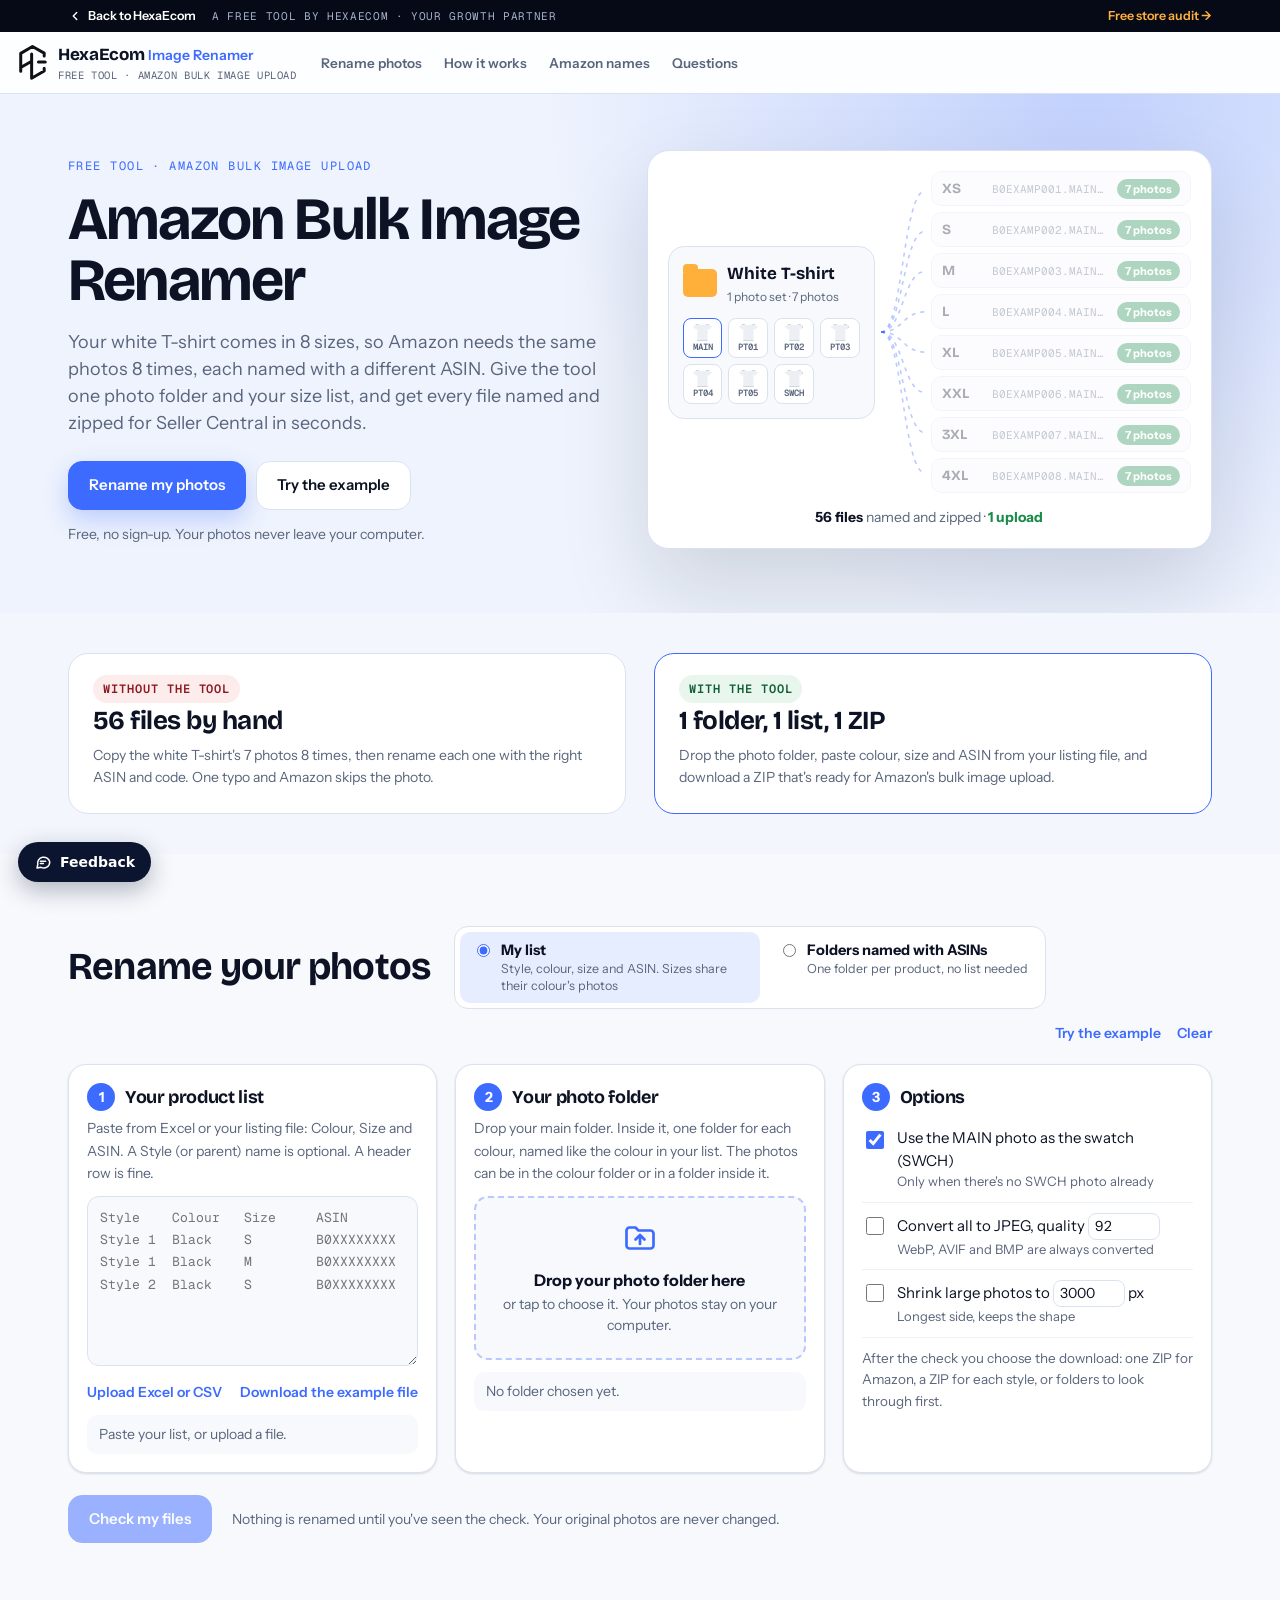
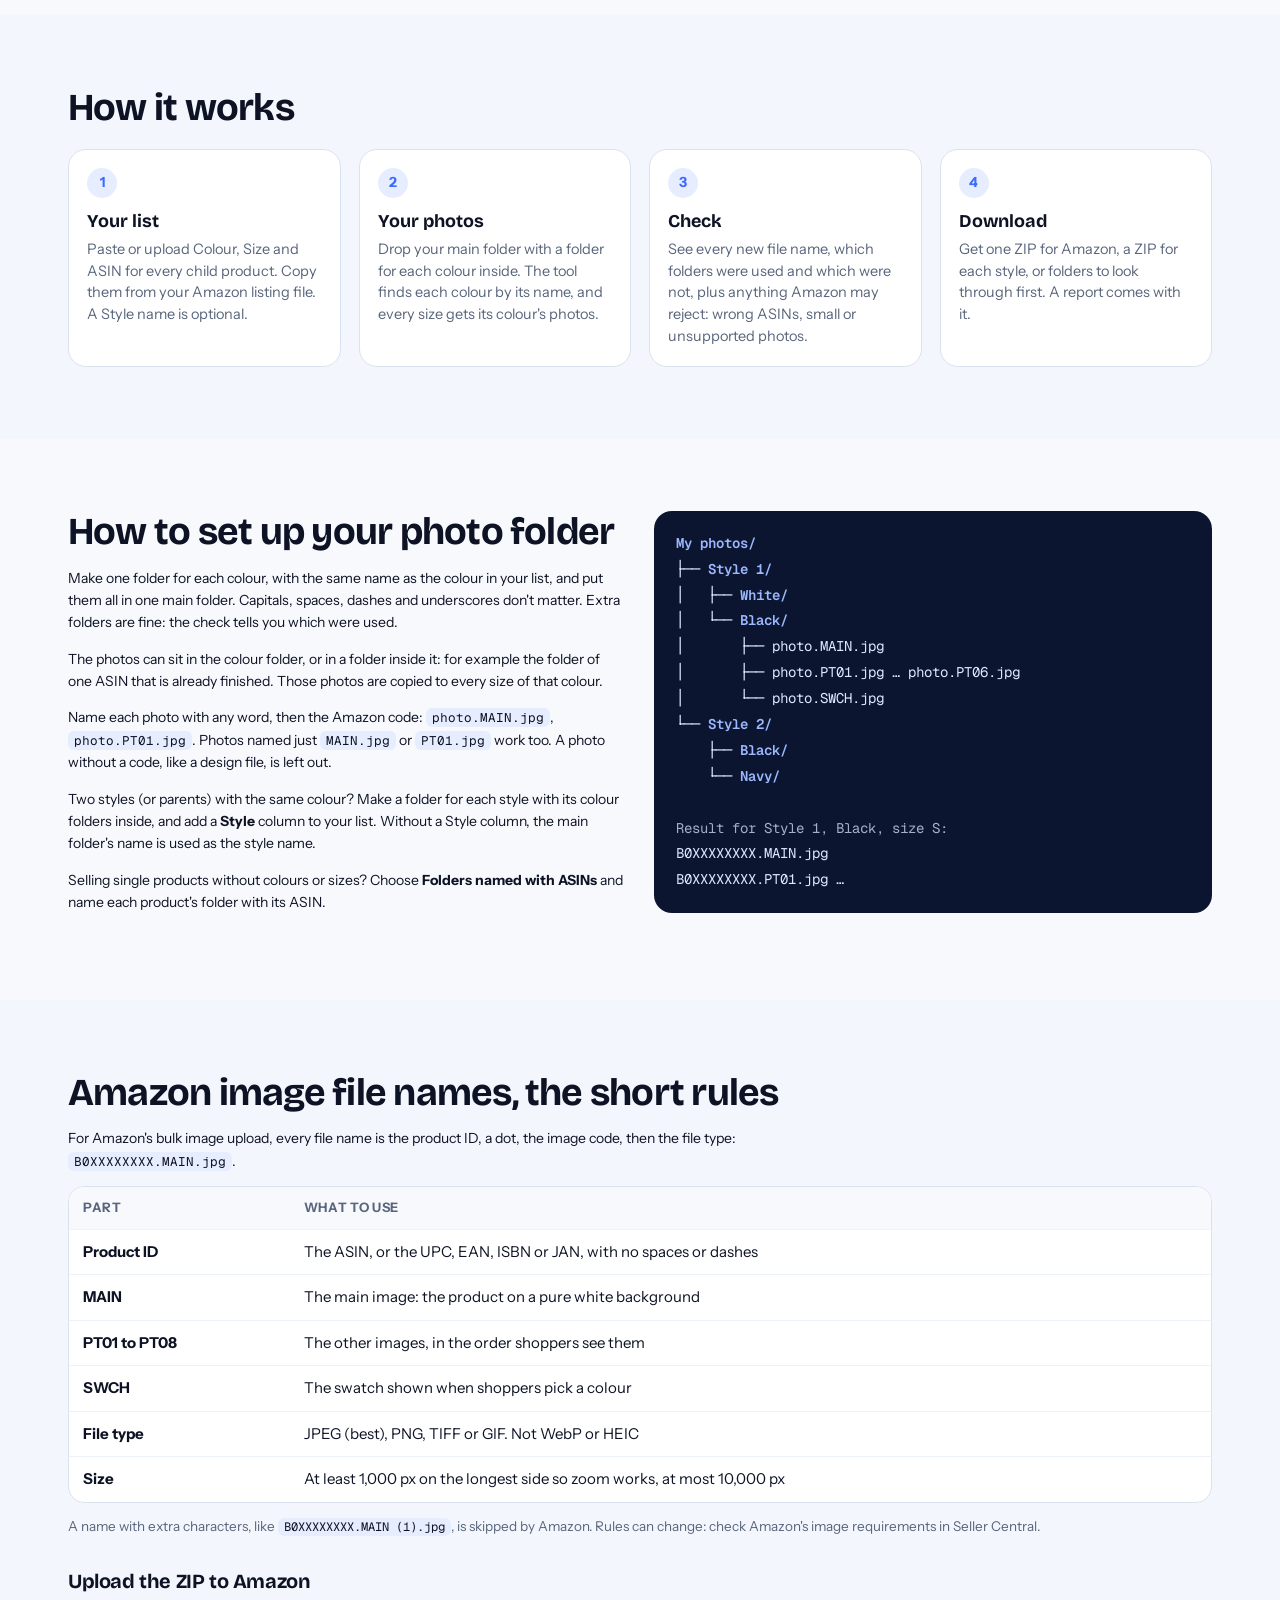
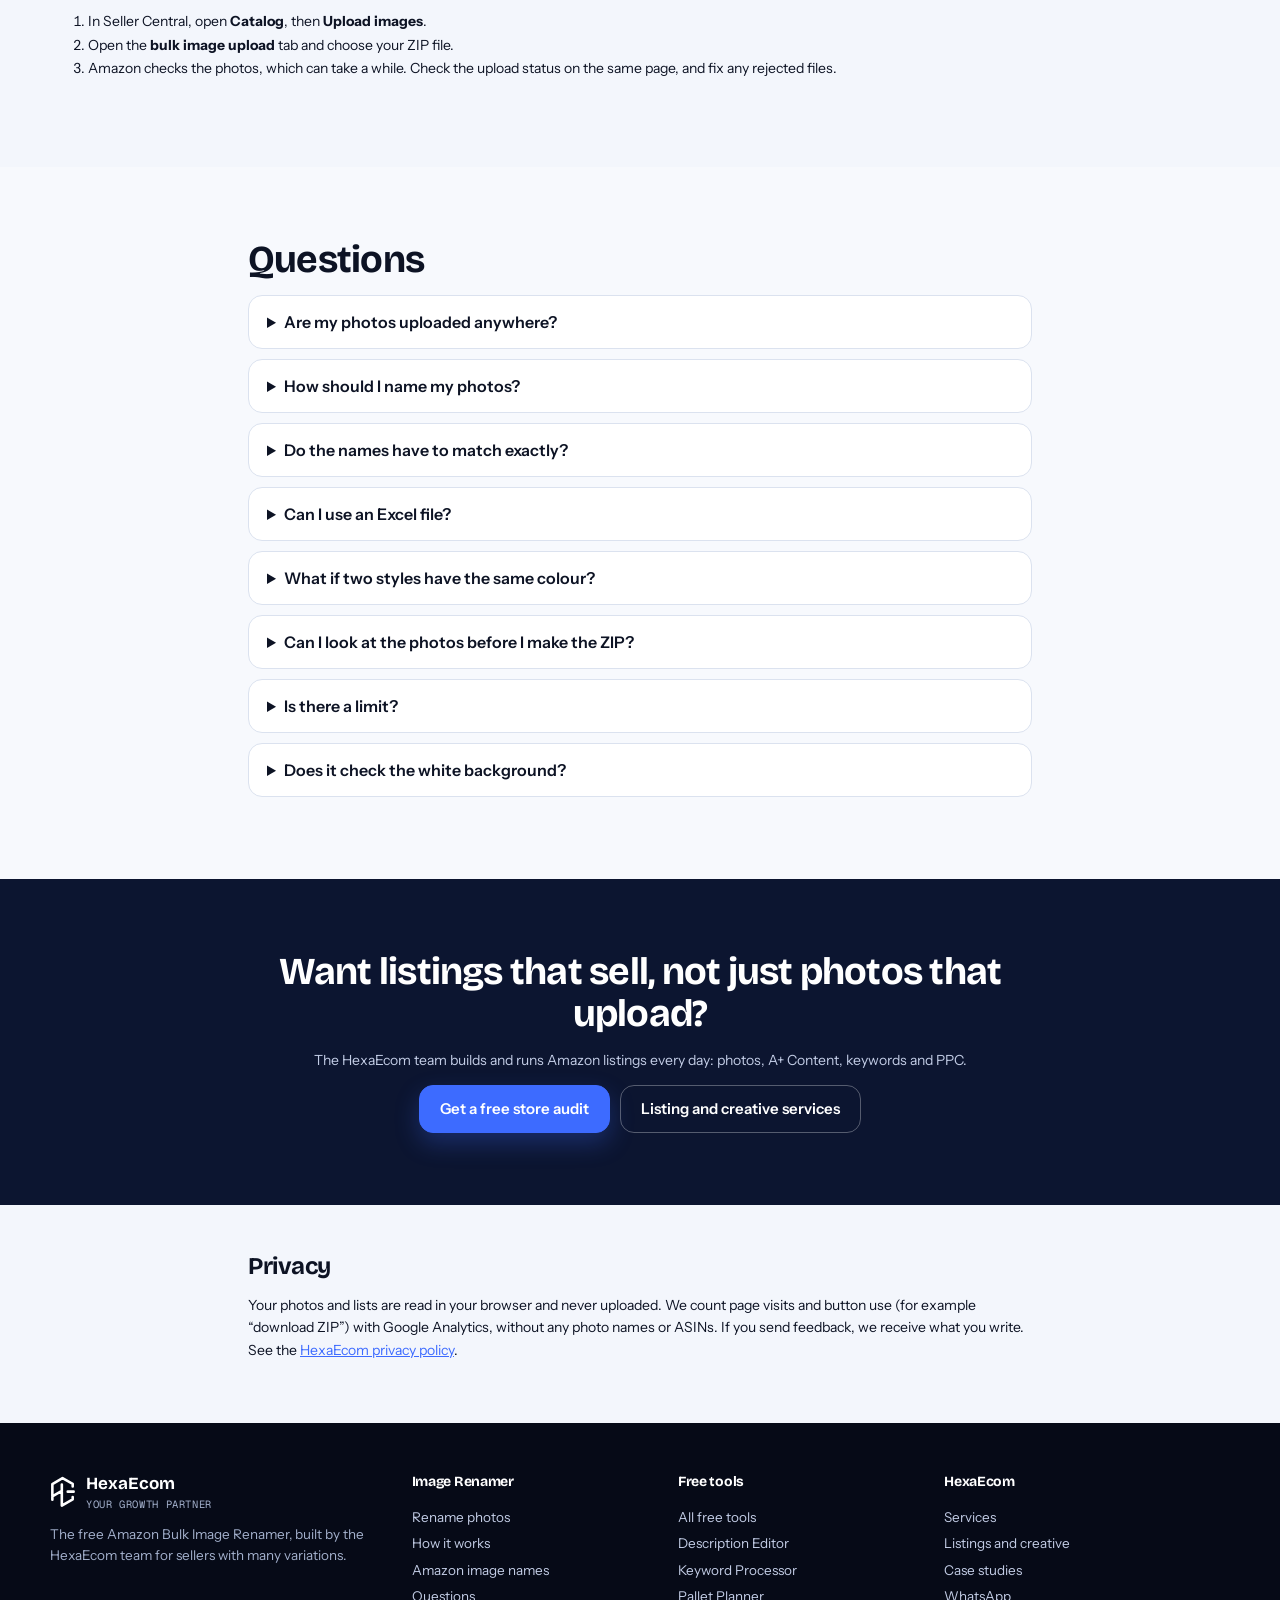
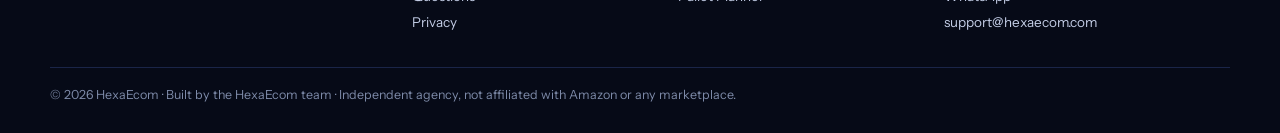
<file: index.html>
<!DOCTYPE html>
<html lang="en">
<head>
<meta charset="UTF-8">
<meta name="viewport" content="width=device-width, initial-scale=1">
<title>Amazon Bulk Image Renamer: Name Photos for Every ASIN | HexaEcom</title>
<meta name="description" content="Free Amazon bulk image renamer. One photo set per colour becomes ASIN.MAIN.jpg, ASIN.PT01.jpg and more for every size, in ZIPs ready for Seller Central's bulk image upload. No sign-up.">
<meta name="author" content="HexaEcom">
<link rel="canonical" href="https://images.hexaecom.com/">
<meta property="og:type" content="website">
<meta property="og:site_name" content="HexaEcom Image Renamer">
<meta property="og:title" content="Amazon Bulk Image Renamer | HexaEcom">
<meta property="og:description" content="Name listing photos for every ASIN at once, ready for Amazon's bulk image upload. Free, private, runs in your browser.">
<meta property="og:image" content="https://images.hexaecom.com/assets/img/og-image.png">
<meta property="og:url" content="https://images.hexaecom.com/">
<meta name="twitter:card" content="summary_large_image">
<meta name="theme-color" content="#3d6bff">
<link rel="icon" href="assets/img/favicon.svg" type="image/svg+xml">
<script src="assets/js/analytics.js"></script>
<link rel="preconnect" href="https://fonts.googleapis.com">
<link rel="preconnect" href="https://fonts.gstatic.com" crossorigin>
<link rel="stylesheet" href="https://fonts.googleapis.com/css2?family=Bricolage+Grotesque:opsz,wght@12..96,500..800&family=Geist+Mono:wght@400;500;600&family=Instrument+Sans:wght@400;500;600;700&display=swap">
<link rel="stylesheet" href="assets/css/base.css?v=20261122c">
<link rel="stylesheet" href="assets/css/site.css?v=20261122c">
<script type="application/ld+json">{"@context":"https://schema.org","@graph":[{"@type":"WebApplication","name":"Amazon Bulk Image Renamer","url":"https://images.hexaecom.com/","applicationCategory":"BusinessApplication","operatingSystem":"Any","browserRequirements":"Requires JavaScript","description":"Free tool that names product photos for every ASIN (ASIN.MAIN.jpg, ASIN.PT01.jpg, ASIN.SWCH.jpg) and packs them into ZIP files for Amazon's bulk image upload.","offers":{"@type":"Offer","price":"0","priceCurrency":"USD"},"publisher":{"@type":"Organization","name":"HexaEcom","url":"https://hexaecom.com/"}},{"@type":"FAQPage","mainEntity":[{"@type":"Question","name":"Are my photos uploaded anywhere?","acceptedAnswer":{"@type":"Answer","text":"No. The tool runs in your browser. Your photos are read on your computer and never uploaded, and your original files are never changed."}},{"@type":"Question","name":"How should I name my photos?","acceptedAnswer":{"@type":"Answer","text":"Any word, a dot, then the Amazon code, for example photo.MAIN.jpg, photo.PT01.jpg or photo.SWCH.jpg. Files named just MAIN.jpg or PT01.jpg work too. The tool replaces the first word with each ASIN."}},{"@type":"Question","name":"Do the names have to match exactly?","acceptedAnswer":{"@type":"Answer","text":"No. For colours, capitals, spaces, dashes and underscores don't matter. Sizes can be written any way: S or Small, XL or X-Large, 3X or 3XL or XXXL. The photos can be in the colour folder or in a folder inside it, and extra folders or files are left out and listed in the check."}},{"@type":"Question","name":"Can I use an Excel file?","acceptedAnswer":{"@type":"Answer","text":"Yes. Upload an .xlsx or .csv file with Colour, Size and ASIN columns, or copy the rows from Excel and paste them. A Style column is optional."}},{"@type":"Question","name":"What if two styles have the same colour?","acceptedAnswer":{"@type":"Answer","text":"Add a Style column (a column named Parent works too) with each style's name, for example Style 1 and Style 2, and keep each style's colour folders inside a folder with that name. The check shows every style on its own, and tells you if two of them use the same photos."}},{"@type":"Question","name":"Can I look at the photos before I make the ZIP?","acceptedAnswer":{"@type":"Answer","text":"Yes. After the check, choose In folders, to check first. You get a folder for each style, colour, size and ASIN. When they look right, choose One ZIP for Amazon and download: no need to check again."}},{"@type":"Question","name":"Is there a limit?","acceptedAnswer":{"@type":"Answer","text":"No set limit. Big jobs are split into ZIP files under 1 GB and 1,000 photos each. In Chrome and Edge you can also save the photos straight into a folder."}}]}]}</script>
</head>
<body>
<a class="skip" href="#tool">Skip to the tool</a>
<div class="hx-bar"><div class="in"><a class="hx-home" href="https://hexaecom.com/"><svg width="14" height="14" viewBox="0 0 24 24" fill="none" stroke="currentColor" stroke-width="2.4" stroke-linecap="round" stroke-linejoin="round" aria-hidden="true"><path d="M15 18l-6-6 6-6"/></svg>Back to HexaEcom</a><span class="hx-tag">A free tool by HexaEcom · Your Growth Partner</span><a class="hx-audit" href="https://hexaecom.com/free-audit/">Free store audit →</a></div></div>
<header class="top">
  <a class="brand" href="./" title="Image Renamer home">
    <img src="assets/img/logo-mark.svg" alt="HexaEcom logo" width="30" height="37" class="mark-ink">
    <div><b>HexaEcom <span class="by">Image Renamer</span></b><small>Free tool · Amazon bulk image upload</small></div>
  </a>
  <nav class="nav" aria-label="Site"><a href="#tool">Rename photos</a><a href="#how">How it works</a><a href="#names">Amazon names</a><a href="#faq">Questions</a></nav>
</header>

<main id="main">
<section class="hero" data-feedback-label="Top of the page">
  <div class="hero-in">
    <div class="hero-copy">
      <span class="eyebrow">Free tool · Amazon bulk image upload</span>
      <h1>Amazon Bulk Image Renamer</h1>
      <p class="lead">Your white T-shirt comes in 8 sizes, so Amazon needs the same photos 8 times, each named with a different ASIN. Give the tool one photo folder and your size list, and get every file named and zipped for Seller Central in seconds.</p>
      <div class="hero-btns"><a class="btn primary big" href="#tool">Rename my photos</a><button type="button" class="btn big" id="heroExample">Try the example</button></div>
      <p class="hero-note">Free, no sign-up. Your photos never leave your computer.</p>
    </div>
    <div class="fan" role="img" aria-label="One folder of 7 photos for the white T-shirt is copied to 8 sizes, each named with its own ASIN">
      <div class="fan-src">
        <div class="fan-head"><span class="folder-ico" aria-hidden="true"></span><b>White T-shirt</b><small>1 photo set · 7 photos</small></div>
        <div class="thumbs" aria-hidden="true"><i>MAIN</i><i>PT01</i><i>PT02</i><i>PT03</i><i>PT04</i><i>PT05</i><i>SWCH</i></div>
      </div>
      <svg class="fan-lines" viewBox="0 0 60 320" preserveAspectRatio="none" aria-hidden="true">
        <path d="M0 160 C30 160 30 20 60 20"/><path d="M0 160 C30 160 30 60 60 60"/><path d="M0 160 C30 160 30 100 60 100"/><path d="M0 160 C30 160 30 140 60 140"/>
        <path d="M0 160 C30 160 30 180 60 180"/><path d="M0 160 C30 160 30 220 60 220"/><path d="M0 160 C30 160 30 260 60 260"/><path d="M0 160 C30 160 30 300 60 300"/>
      </svg>
      <ol class="fan-out" aria-hidden="true">
        <li><b>XS</b><span>B0EXAMP001.MAIN.jpg</span><em>7</em></li>
        <li><b>S</b><span>B0EXAMP002.MAIN.jpg</span><em>7</em></li>
        <li><b>M</b><span>B0EXAMP003.MAIN.jpg</span><em>7</em></li>
        <li><b>L</b><span>B0EXAMP004.MAIN.jpg</span><em>7</em></li>
        <li><b>XL</b><span>B0EXAMP005.MAIN.jpg</span><em>7</em></li>
        <li><b>XXL</b><span>B0EXAMP006.MAIN.jpg</span><em>7</em></li>
        <li><b>3XL</b><span>B0EXAMP007.MAIN.jpg</span><em>7</em></li>
        <li><b>4XL</b><span>B0EXAMP008.MAIN.jpg</span><em>7</em></li>
      </ol>
      <div class="fan-total" aria-hidden="true"><b>56 files</b> named and zipped · <span>1 upload</span></div>
    </div>
  </div>
</section>

<section class="band compare" data-feedback-label="Without and with the tool">
  <div class="wrap two">
    <div class="cmp bad"><span class="tag">Without the tool</span><h2>56 files by hand</h2><p>Copy the white T-shirt's 7 photos 8 times, then rename each one with the right ASIN and code. One typo and Amazon skips the photo.</p></div>
    <div class="cmp good"><span class="tag">With the tool</span><h2>1 folder, 1 list, 1 ZIP</h2><p>Drop the photo folder, paste colour, size and ASIN from your listing file, and download a ZIP that's ready for Amazon's bulk image upload.</p></div>
  </div>
</section>

<section class="band tool-band" id="tool" data-feedback-label="The image renamer tool" data-mode="list">
  <div class="wrap">
    <div class="tool-head">
      <h2>Rename your photos</h2>
      <div class="mode" role="radiogroup" aria-label="How your photos are organised">
        <label><input type="radio" name="mode" value="list" checked> <span><b>My list</b><small>Style, colour, size and ASIN. Sizes share their colour's photos</small></span></label>
        <label><input type="radio" name="mode" value="folders"> <span><b>Folders named with ASINs</b><small>One folder per product, no list needed</small></span></label>
      </div>
      <div class="tool-links"><button type="button" class="link keep" id="tryExample">Try the example</button><button type="button" class="link keep" id="clearAll">Clear</button></div>
    </div>
    <div class="steps3">
      <div class="card step only-list">
        <h3><i>1</i>Your product list</h3>
        <p class="sub">Paste from Excel or your listing file: Colour, Size and ASIN. A Style (or parent) name is optional. A header row is fine.</p>
        <textarea id="list" spellcheck="false" aria-label="Your product list: style or parent name, colour, size and ASIN" placeholder="Style	Colour	Size	ASIN
Style 1	Black	S	B0XXXXXXXX
Style 1	Black	M	B0XXXXXXXX
Style 2	Black	S	B0XXXXXXXX"></textarea>
        <div class="row-links"><label class="link file">Upload Excel or CSV<input type="file" id="listFile" accept=".csv,.txt,.tsv,.xlsx,.xls" hidden></label><button type="button" class="link" id="exampleCsv">Download the example file</button></div>
        <p class="found" id="listNote">Paste your list, or upload a file.</p>
        <p class="found hint" id="listHint" hidden></p>
      </div>
      <div class="card step">
        <h3><i class="only-list">2</i><i class="only-folders">1</i>Your photo folder</h3>
        <p class="sub only-list">Drop your main folder. Inside it, one folder for each colour, named like the colour in your list. The photos can be in the colour folder or in a folder inside it.</p>
        <p class="sub only-folders">One folder for each product, named with its ASIN.</p>
        <label class="drop" id="drop">
          <input type="file" id="folderInput" webkitdirectory directory multiple hidden>
          <svg viewBox="0 0 24 24" aria-hidden="true"><path d="M3 7a2 2 0 0 1 2-2h4l2 2h8a2 2 0 0 1 2 2v8a2 2 0 0 1-2 2H5a2 2 0 0 1-2-2z"/><path d="M12 10v6M9 13l3-3 3 3"/></svg>
          <b>Drop your photo folder here</b><span>or tap to choose it. Your photos stay on your computer.</span>
        </label>
        <p class="found" id="folderNote">No folder chosen yet.</p>
      </div>
      <div class="card step">
        <h3><i class="only-list">3</i><i class="only-folders">2</i>Options</h3>
        <label class="opt"><input type="checkbox" data-opt="swch" checked> <span>Use the MAIN photo as the swatch (SWCH)<small>Only when there's no SWCH photo already</small></span></label>
        <label class="opt"><input type="checkbox" data-opt="jpeg"> <span>Convert all to JPEG, quality <input type="number" min="60" max="100" value="92" data-opt="quality" aria-label="JPEG quality"><small>WebP, AVIF and BMP are always converted</small></span></label>
        <label class="opt"><input type="checkbox" data-opt="resize"> <span>Shrink large photos to <input type="number" min="1000" max="10000" step="100" value="3000" data-opt="maxpx" aria-label="Longest side in pixels"> px<small>Longest side, keeps the shape</small></span></label>
        <p class="opt-note">After the check you choose the download: one ZIP for Amazon, a ZIP for each style, or folders to look through first.</p>
      </div>
    </div>
    <div class="go">
      <button type="button" class="btn primary big" id="check" disabled>Check my files</button>
      <div class="go-status"><div class="bar" id="bar" hidden><i></i></div><p id="status" role="status" aria-live="polite">Nothing is renamed until you've seen the check. Your original photos are never changed.</p></div>
    </div>

    <div class="result" id="result" hidden>
      <div class="sum" id="sum" aria-live="polite"></div>
      <div class="res-grid">
        <div class="card names"><h3>New file names</h3><div id="names"></div></div>
        <div class="card"><h3>Check</h3><ul class="checks" id="checks"></ul></div>
      </div>
      <div class="card packs" id="packs">
        <h3>How do you want your files?</h3>
        <p class="sub">You can use more than one: for example the folders first, then the ZIP. No need to check again.</p>
        <div class="pack-grid" role="radiogroup" aria-label="How do you want your files">
          <label class="pack"><input type="radio" name="pack" value="zip" checked> <span><b>One ZIP for Amazon</b><small>Every photo loose in one ZIP, ready for the bulk image upload.</small><span class="mini" id="egZip"></span></span></label>
          <label class="pack" id="packStyles"><input type="radio" name="pack" value="styles"> <span><b id="packStylesName">One ZIP for each style</b><small id="packStylesSub">Upload one style at a time. Each ZIP is ready for Amazon.</small><span class="mini" id="egStyles"></span></span></label>
          <label class="pack"><input type="radio" name="pack" value="folders"> <span><b>In folders, to check first</b><small id="packFoldersSub">A folder for each style, colour, size and ASIN. Look through them, then come back and download the ZIP for Amazon.</small><span class="mini" id="egFolders"></span></span></label>
        </div>
      </div>
      <div class="outs">
        <button type="button" class="btn primary big" data-out="zip">Download ZIP for Amazon upload</button>
        <button type="button" class="btn big" id="saveFolder" data-out="folder" hidden>Save into a folder on my computer</button>
        <button type="button" class="btn big" data-out="report">Download the report (CSV)</button>
        <div class="zips" id="zips"></div>
        <p class="muted small" id="zipNote"></p>
      </div>
    </div>
  </div>
</section>

<section class="band" id="how" data-feedback-label="How it works">
  <div class="wrap">
    <h2>How it works</h2>
    <ol class="how">
      <li><b>Your list</b><span>Paste or upload Colour, Size and ASIN for every child product. Copy them from your Amazon listing file. A Style name is optional.</span></li>
      <li><b>Your photos</b><span>Drop your main folder with a folder for each colour inside. The tool finds each colour by its name, and every size gets its colour's photos.</span></li>
      <li><b>Check</b><span>See every new file name, which folders were used and which were not, plus anything Amazon may reject: wrong ASINs, small or unsupported photos.</span></li>
      <li><b>Download</b><span>Get one ZIP for Amazon, a ZIP for each style, or folders to look through first. A report comes with it.</span></li>
    </ol>
  </div>
</section>

<section class="band alt" id="folders" data-feedback-label="How to set up your photo folder">
  <div class="wrap two">
    <div>
      <h2>How to set up your photo folder</h2>
      <p>Make one folder for each colour, with the same name as the colour in your list, and put them all in one main folder. Capitals, spaces, dashes and underscores don't matter. Extra folders are fine: the check tells you which were used.</p>
      <p>The photos can sit in the colour folder, or in a folder inside it: for example the folder of one ASIN that is already finished. Those photos are copied to every size of that colour.</p>
      <p>Name each photo with any word, then the Amazon code: <code>photo.MAIN.jpg</code>, <code>photo.PT01.jpg</code>. Photos named just <code>MAIN.jpg</code> or <code>PT01.jpg</code> work too. A photo without a code, like a design file, is left out.</p>
      <p>Two styles (or parents) with the same colour? Make a folder for each style with its colour folders inside, and add a <b>Style</b> column to your list. Without a Style column, the main folder's name is used as the style name.</p>
      <p>Selling single products without colours or sizes? Choose <b>Folders named with ASINs</b> and name each product's folder with its ASIN.</p>
    </div>
    <pre class="tree" aria-label="Example photo folder with two styles"><b>My photos/</b>
├── <b>Style 1/</b>
│   ├── <b>White/</b>
│   └── <b>Black/</b>
│       ├── photo.MAIN.jpg
│       ├── photo.PT01.jpg … photo.PT06.jpg
│       └── photo.SWCH.jpg
└── <b>Style 2/</b>
    ├── <b>Black/</b>
    └── <b>Navy/</b>

<span>Result for Style 1, Black, size S:</span>
B0XXXXXXXX.MAIN.jpg
B0XXXXXXXX.PT01.jpg …</pre>
  </div>
</section>

<section class="band" id="names" data-feedback-label="Amazon image file names">
  <div class="wrap">
    <h2>Amazon image file names, the short rules</h2>
    <p class="intro">For Amazon's bulk image upload, every file name is the product ID, a dot, the image code, then the file type: <code>B0XXXXXXXX.MAIN.jpg</code>.</p>
    <div class="table-wrap"><table>
      <thead><tr><th>Part</th><th>What to use</th></tr></thead>
      <tbody>
        <tr><td>Product ID</td><td>The ASIN, or the UPC, EAN, ISBN or JAN, with no spaces or dashes</td></tr>
        <tr><td>MAIN</td><td>The main image: the product on a pure white background</td></tr>
        <tr><td>PT01 to PT08</td><td>The other images, in the order shoppers see them</td></tr>
        <tr><td>SWCH</td><td>The swatch shown when shoppers pick a colour</td></tr>
        <tr><td>File type</td><td>JPEG (best), PNG, TIFF or GIF. Not WebP or HEIC</td></tr>
        <tr><td>Size</td><td>At least 1,000 px on the longest side so zoom works, at most 10,000 px</td></tr>
      </tbody>
    </table></div>
    <p class="muted small">A name with extra characters, like <code>B0XXXXXXXX.MAIN (1).jpg</code>, is skipped by Amazon. Rules can change: check Amazon's image requirements in Seller Central.</p>
    <h3>Upload the ZIP to Amazon</h3>
    <ol class="plain">
      <li>In Seller Central, open <b>Catalog</b>, then <b>Upload images</b>.</li>
      <li>Open the <b>bulk image upload</b> tab and choose your ZIP file.</li>
      <li>Amazon checks the photos, which can take a while. Check the upload status on the same page, and fix any rejected files.</li>
    </ol>
  </div>
</section>

<section class="band alt" id="faq" data-feedback-label="Questions">
  <div class="wrap narrow">
    <h2>Questions</h2>
    <details><summary>Are my photos uploaded anywhere?</summary><p>No. The tool runs in your browser. Your photos are read on your computer and never uploaded, and your original files are never changed.</p></details>
    <details><summary>How should I name my photos?</summary><p>Any word, a dot, then the Amazon code, for example <code>photo.MAIN.jpg</code>, <code>photo.PT01.jpg</code> or <code>photo.SWCH.jpg</code>. Files named just <code>MAIN.jpg</code> or <code>PT01.jpg</code> work too. Other codes in your names are kept, and the check tells you if Amazon may not accept them.</p></details>
    <details><summary>Do the names have to match exactly?</summary><p>No. For colours, capitals, spaces, dashes and underscores don't matter. Sizes can be written any way: S or Small, XL or X-Large, 3X or 3XL or XXXL. The photos can be in the colour folder or in a folder inside it, and extra folders or files are left out and listed in the check.</p></details>
    <details><summary>Can I use an Excel file?</summary><p>Yes. Upload an .xlsx or .csv file with Colour, Size and ASIN columns, or copy the rows from Excel and paste them. A Style column is optional. <button type="button" class="link" data-example-csv>Download the example file</button>.</p></details>
    <details><summary>What if two styles have the same colour?</summary><p>Add a <b>Style</b> column (a column named Parent works too) with each style's name, for example <code>Style 1</code> and <code>Style 2</code>, and keep each style's colour folders inside a folder with that name. The check shows every style on its own, and tells you if two of them use the same photos.</p></details>
    <details><summary>Can I look at the photos before I make the ZIP?</summary><p>Yes. After the check, choose <b>In folders, to check first</b>. You get a folder for each style, colour, size and ASIN. When they look right, choose <b>One ZIP for Amazon</b> and download: no need to check again. If you changed the folders by hand, drop them back in with <b>Folders named with ASINs</b>.</p></details>
    <details><summary>Is there a limit?</summary><p>No set limit. Big jobs are split into ZIP files under 1 GB and 1,000 photos each, the safer limits for Amazon's upload. In Chrome and Edge you can also save the photos straight into a folder.</p></details>
    <details><summary>Does it check the white background?</summary><p>Not yet. It checks names, ASINs, file types and photo sizes. Amazon checks the main image background when you upload.</p></details>
  </div>
</section>

<section class="band cta" data-feedback-label="Work with HexaEcom">
  <div class="wrap narrow center">
    <h2>Want listings that sell, not just photos that upload?</h2>
    <p>The HexaEcom team builds and runs Amazon listings every day: photos, A+ Content, keywords and PPC.</p>
    <div class="hero-btns center"><a class="btn primary big" href="https://hexaecom.com/free-audit/">Get a free store audit</a><a class="btn big" href="https://hexaecom.com/services/listings-creative/">Listing and creative services</a></div>
  </div>
</section>

<section class="band privacy" id="privacy" data-feedback-label="Privacy">
  <div class="wrap narrow">
    <h2>Privacy</h2>
    <p>Your photos and lists are read in your browser and never uploaded. We count page visits and button use (for example “download ZIP”) with Google Analytics, without any photo names or ASINs. If you send feedback, we receive what you write. See the <a href="https://hexaecom.com/privacy-policy/">HexaEcom privacy policy</a>.</p>
  </div>
</section>
</main>

<footer class="site-foot hx-foot">
  <div class="grid">
    <div><a class="logo" href="https://hexaecom.com/"><img src="assets/img/logo-mark-white.svg" alt="" width="26" height="32"><span><b>HexaEcom</b><small>Your Growth Partner</small></span></a>
      <p>The free Amazon Bulk Image Renamer, built by the HexaEcom team for sellers with many variations.</p></div>
    <div><h4>Image Renamer</h4><a href="#tool">Rename photos</a><a href="#how">How it works</a><a href="#names">Amazon image names</a><a href="#faq">Questions</a><a href="#privacy">Privacy</a></div>
    <div><h4>Free tools</h4><a href="https://hexaecom.com/free-tools/">All free tools</a><a href="https://hexaecom.com/free-tools/description-editor/">Description Editor</a><a href="https://hexaecom.com/free-tools/keyword-processor/">Keyword Processor</a><a href="https://pallet.hexaecom.com/">Pallet Planner</a></div>
    <div><h4>HexaEcom</h4><a href="https://hexaecom.com/services/">Services</a><a href="https://hexaecom.com/services/listings-creative/">Listings and creative</a><a href="https://hexaecom.com/case-studies/">Case studies</a><a href="https://wa.me/8801723252489" target="_blank" rel="noopener">WhatsApp</a><a href="mailto:support@hexaecom.com">support@hexaecom.com</a></div>
  </div>
  <div class="bottom">© 2026 HexaEcom · Built by the HexaEcom team · Independent agency, not affiliated with Amazon or any marketplace.</div>
</footer>
<script src="assets/js/zip.js?v=20261122c" defer></script>
<script src="assets/js/renamer.js?v=20261122c" defer></script>
<script src="assets/js/site.js?v=20261122c" defer></script>
<script src="/assets/js/feedback.js" defer></script>
</body>
</html>
</file>
<file: assets/css/base.css>
/* HexaEcom Pallet Planner · shared site styles and theme tokens */
:root{
  --bg:#f4f5f7; --panel:#ffffff; --panel2:#f7f8fa; --seg:#eceff3; --ink:#14171c; --muted:#5d6878; --faint:#8a94a3; --line:#dde2e9; --line2:#eef1f5;
  --brand:#111418; --brand-ink:#ffffff; --accent:#2b59c3; --accent-soft:#e8eefb; --ring:#b7c9f3;
  --ok:#1a8a4a; --warn:#b76e00; --err:#c0262d; --info:#1d5fc4;
  --ok-bg:#e8f6ee; --warn-bg:#fff4e0; --err-bg:#fdecec; --info-bg:#e9f1fd;
  --ok-ink:#135f34; --warn-ink:#7a4a00; --err-ink:#8d1a20; --info-ink:#153f86;
  --hl-bg:#fff8e6; --hl-line:#f1d58f;
  --head:#ffffff; --head-ink:#111418; --head-muted:#5d6878; --head-btn:#f2f4f7; --head-line:#dde2e9;
  --hero:#eef2f8; --hero-ink:#111418; --hero-muted:#4a5565; --hero-eyebrow:#2b59c3; --hero-shadow:0 -10px 40px rgba(16,24,40,.12);
  --view3d:#eef2f7; --floor3d:#dfe5ec; --cfloor3d:#d9dee5; --shadow:0 1px 2px rgba(16,24,40,.06),0 1px 3px rgba(16,24,40,.08);
  --radius:10px;
  color-scheme:light;
}
@media (prefers-color-scheme:dark){
  :root:not([data-theme="light"]){
    --bg:#0e1115; --panel:#161a20; --panel2:#1b2027; --seg:#222830; --ink:#e8ebef; --muted:#a2acb9; --faint:#7d8794; --line:#2a313b; --line2:#222830;
    --brand:#f2f4f7; --brand-ink:#111418; --accent:#7ea3ff; --accent-soft:#1b2640; --ring:#33508f;
    --ok-bg:#12291d; --warn-bg:#2d2210; --err-bg:#311517; --info-bg:#132341;
    --ok-ink:#7fd6a2; --warn-ink:#f3c26b; --err-ink:#ff9a9f; --info-ink:#9bbcff;
    --ok:#4cc27e; --warn:#e2a23a; --err:#ff6b70; --info:#7ea3ff;
    --hl-bg:#2a2414; --hl-line:#5a4a1f;
    --head:#0a0c0f; --head-ink:#ffffff; --head-muted:#a6b0bf; --head-btn:#181d24; --head-line:#262d37;
    --hero:#0a0c0f; --hero-ink:#ffffff; --hero-muted:#c4ccd8; --hero-eyebrow:#9bb7ff; --hero-shadow:0 -10px 60px rgba(0,0,0,.45);
    --view3d:#1a2029; --floor3d:#28303b; --cfloor3d:#6b7581; --shadow:none;
    color-scheme:dark;
  }
}
:root[data-theme="dark"]{
  --bg:#0e1115; --panel:#161a20; --panel2:#1b2027; --seg:#222830; --ink:#e8ebef; --muted:#a2acb9; --faint:#7d8794; --line:#2a313b; --line2:#222830;
  --brand:#f2f4f7; --brand-ink:#111418; --accent:#7ea3ff; --accent-soft:#1b2640; --ring:#33508f;
  --ok-bg:#12291d; --warn-bg:#2d2210; --err-bg:#311517; --info-bg:#132341;
  --ok-ink:#7fd6a2; --warn-ink:#f3c26b; --err-ink:#ff9a9f; --info-ink:#9bbcff;
  --ok:#4cc27e; --warn:#e2a23a; --err:#ff6b70; --info:#7ea3ff;
  --hl-bg:#2a2414; --hl-line:#5a4a1f;
  --head:#0a0c0f; --head-ink:#ffffff; --head-muted:#a6b0bf; --head-btn:#181d24; --head-line:#262d37;
    --hero:#0a0c0f; --hero-ink:#ffffff; --hero-muted:#c4ccd8; --hero-eyebrow:#9bb7ff; --hero-shadow:0 -10px 60px rgba(0,0,0,.45);
  --view3d:#1a2029; --floor3d:#28303b; --cfloor3d:#6b7581; --shadow:none;
  color-scheme:dark;
}
*{box-sizing:border-box}
html,body{margin:0}
html{-webkit-text-size-adjust:100%}
body{background:var(--bg);color:var(--ink);font:14px/1.5 -apple-system,BlinkMacSystemFont,"Segoe UI",Roboto,"Helvetica Neue",Arial,sans-serif;overflow-x:hidden}
a{color:var(--accent)}
button,input,select{font:inherit;color:inherit}
button{cursor:pointer}
img,svg{max-width:100%}
:focus-visible{outline:2px solid var(--accent);outline-offset:2px}
.skip{position:absolute;left:-999px;top:0;background:var(--panel);padding:8px 12px;z-index:200}
.skip:focus{left:8px;top:8px}

/* header */
.top{position:sticky;top:0;z-index:50;background:var(--head);color:var(--head-ink);display:flex;align-items:center;gap:14px;padding:10px 18px;flex-wrap:wrap;border-bottom:1px solid var(--head-line)}
.brand{display:flex;align-items:center;gap:10px;min-width:0;color:inherit;text-decoration:none}
.brand img{width:30px;height:37px;flex:none;display:block}
.brand b{font-size:16px;display:block;white-space:nowrap;letter-spacing:-.01em}
.brand small{color:var(--head-muted);font-size:12px;display:block;white-space:nowrap}
.brand .by{font-weight:600;color:var(--head-muted);font-size:13px}
.nav{display:flex;gap:2px;flex-wrap:wrap}
.nav a{color:var(--head-muted);text-decoration:none;padding:6px 10px;border-radius:7px;font-weight:600;font-size:13px}
.nav a:hover,.nav a[aria-current="page"]{color:var(--head-ink);background:var(--head-btn)}
.top .spacer{flex:1}

/* buttons */
.btn{border:1px solid var(--line);background:var(--panel);border-radius:8px;padding:6px 11px;display:inline-flex;align-items:center;gap:6px;font-weight:600;font-size:13px;text-decoration:none;color:var(--ink);white-space:nowrap}
.btn:hover{border-color:var(--faint)}
.top .btn{background:var(--head-btn);border-color:var(--head-line);color:var(--head-ink)}
.top .btn:hover{border-color:var(--faint)}
.btn.primary{background:var(--brand);border-color:var(--brand);color:var(--brand-ink)}
.top .btn.primary{background:var(--head-ink);border-color:var(--head-ink);color:var(--head)}
.btn.small{padding:3px 8px;font-size:12px}
.btn.big{padding:11px 18px;font-size:15px;border-radius:10px}
.btn.danger{color:var(--err)}
.btn.icon{padding:6px 8px}

/* footer */
.site-foot{border-top:1px solid var(--line);color:var(--muted);font-size:13px;padding:22px 18px 30px;margin-top:20px}
.site-foot .in{max-width:1180px;margin:0 auto;display:flex;gap:14px 24px;align-items:center;flex-wrap:wrap}
.site-foot img{width:22px;height:27px}
.site-foot .credit{display:flex;align-items:center;gap:10px}
.site-foot nav{display:flex;gap:14px;flex-wrap:wrap;margin-left:auto}
.site-foot a{color:var(--muted)}

/* shared bits */
.card{background:var(--panel);border:1px solid var(--line);border-radius:var(--radius);padding:14px;box-shadow:var(--shadow)}
.note{font-size:12px;color:var(--muted)}
.muted{color:var(--muted)}
.mono{font-family:ui-monospace,SFMono-Regular,Menlo,Consolas,monospace;font-size:12px}
.row{display:flex;gap:8px;align-items:center;flex-wrap:wrap}
.spacer{flex:1}
.badge{display:inline-block;border-radius:999px;padding:2px 9px;font-size:12px;font-weight:700;background:var(--seg);color:var(--muted)}
.badge.ok{background:var(--ok-bg);color:var(--ok)}.badge.warn{background:var(--warn-bg);color:var(--warn)}.badge.err{background:var(--err-bg);color:var(--err)}
.toast{position:fixed;right:16px;bottom:16px;left:auto;max-width:calc(100vw - 32px);background:#111418;color:#fff;padding:10px 14px;border-radius:8px;font-size:13px;z-index:99;opacity:0;transition:.2s;pointer-events:none}
.toast.show{opacity:1}
dialog{border:1px solid var(--line);border-radius:14px;background:var(--panel);color:var(--ink);padding:20px;width:min(560px,calc(100vw - 32px));box-shadow:0 20px 50px rgba(0,0,0,.3)}
dialog::backdrop{background:rgba(10,12,16,.55)}
dialog h2{margin:0 0 6px;font-size:18px}
.unitpick{display:grid;grid-template-columns:1fr 1fr;gap:10px;margin-top:14px}
.unitpick .btn{flex-direction:column;padding:16px;font-size:15px;white-space:normal;text-align:center}
.unitpick small{font-weight:500;color:var(--muted);font-size:12px}
@media (max-width:520px){.unitpick{grid-template-columns:1fr}}
:root[data-theme="dark"] .mark-ink{filter:invert(1)}
@media (prefers-color-scheme:dark){:root:not([data-theme="light"]) .mark-ink{filter:invert(1)}}
.btn[data-act="theme"][data-mode="light"] svg path{fill:none}
.btn[data-act="theme"][data-mode="dark"] svg circle{fill:currentColor}
.themebtn{gap:6px}
.themebtn .tl{font-size:12.5px}
@media (max-width:520px){.themebtn .tl{display:none}}

/* ===================================================================== HexaEcom brand
   Same fonts, colours, buttons and header as hexaecom.com. Everything above still works; this block
   only changes the look. */
:root{
  --bg:#f3f6fc; --panel:#ffffff; --panel2:#f7f9fd; --seg:#e9eef8; --ink:#0d1324; --muted:#59657c; --faint:#8a94ab; --line:#dbe2ef; --line2:#edf1f8;
  --brand:#3d6bff; --brand-ink:#ffffff; --accent:#3d6bff; --accent-soft:#e6edff; --ring:#b9c9ff;
  --amber:#ffb03b; --mint:#22c993; --navy:#0c1530; --night:#060a17;
  --head:rgba(255,255,255,.86); --head-ink:#0d1324; --head-muted:#59657c; --head-btn:#eef2fb; --head-line:#dbe2ef;
  --hero:#eef3fd; --hero-ink:#0d1324; --hero-muted:#59657c; --hero-eyebrow:#3d6bff; --hero-shadow:0 40px 90px rgba(13,19,36,.14);
  --radius:16px;
  --display:"Bricolage Grotesque","Instrument Sans",-apple-system,BlinkMacSystemFont,"Segoe UI",Roboto,sans-serif;
  --body:"Instrument Sans",-apple-system,BlinkMacSystemFont,"Segoe UI",Roboto,"Helvetica Neue",Arial,sans-serif;
  --mono:"Geist Mono",ui-monospace,SFMono-Regular,Menlo,Consolas,monospace;
}
@media (prefers-color-scheme:dark){
  :root:not([data-theme="light"]){
    --bg:#070b18; --panel:#0e1630; --panel2:#121c3a; --seg:#16224a; --ink:#e9eefb; --muted:#a3b0cc; --faint:#7d8aa8; --line:#22305c; --line2:#1a2548;
    --brand:#5b82ff; --brand-ink:#ffffff; --accent:#8fb0ff; --accent-soft:#16224a; --ring:#33508f;
    --head:rgba(6,10,23,.86); --head-ink:#ffffff; --head-muted:#a3b0cc; --head-btn:#121c3a; --head-line:#22305c;
    --hero:#0a1230; --hero-ink:#ffffff; --hero-muted:#c3cde6; --hero-eyebrow:#9db8ff; --hero-shadow:0 40px 100px rgba(0,0,0,.45);
  }
}
:root[data-theme="dark"]{
  --bg:#070b18; --panel:#0e1630; --panel2:#121c3a; --seg:#16224a; --ink:#e9eefb; --muted:#a3b0cc; --faint:#7d8aa8; --line:#22305c; --line2:#1a2548;
  --brand:#5b82ff; --brand-ink:#ffffff; --accent:#8fb0ff; --accent-soft:#16224a; --ring:#33508f;
  --head:rgba(6,10,23,.86); --head-ink:#ffffff; --head-muted:#a3b0cc; --head-btn:#121c3a; --head-line:#22305c;
  --hero:#0a1230; --hero-ink:#ffffff; --hero-muted:#c3cde6; --hero-eyebrow:#9db8ff; --hero-shadow:0 40px 100px rgba(0,0,0,.45);
}
body{font-family:var(--body)}
h1,h2,h3,h4,.brand b,dialog h2{font-family:var(--display);letter-spacing:-.02em}
.mono,code{font-family:var(--mono)}

/* the bar back to hexaecom.com, on every page */
.hx-bar{background:var(--night);color:#c3cde6;font-size:12.5px;position:relative;z-index:51}
.hx-bar .in{max-width:1180px;margin:0 auto;padding:7px 18px;display:flex;align-items:center;gap:16px}
.hx-bar a{color:#fff;text-decoration:none;font-weight:600}
.hx-bar a:hover{text-decoration:underline}
.hx-bar .hx-home{display:inline-flex;align-items:center;gap:6px}
.hx-bar .hx-tag{color:#a3b0cc;font-family:var(--mono);font-size:11px;letter-spacing:.06em;text-transform:uppercase}
.hx-bar .hx-audit{margin-left:auto;color:var(--amber)}
@media (max-width:640px){.hx-bar .hx-tag{display:none}}

/* header: white glass like hexaecom.com */
.top{background:var(--head);backdrop-filter:blur(14px) saturate(1.6);-webkit-backdrop-filter:blur(14px) saturate(1.6)}
.brand b{font-size:17px;font-weight:750}
.brand .by{font-family:var(--body);font-weight:600;color:var(--accent);font-size:14px;letter-spacing:0}
.brand small{font-family:var(--mono);font-size:10.5px;letter-spacing:.06em;text-transform:uppercase}
.nav a{border-radius:10px;font-size:13.5px}
.nav a:hover,.nav a[aria-current="page"]{color:var(--accent);background:var(--accent-soft)}

/* buttons: rounded, blue primary with a soft glow */
.btn{border-radius:12px;transition:background .2s,border-color .2s,box-shadow .2s,transform .2s}
.btn.big{border-radius:14px;padding:12px 20px}
.btn.primary,.top .btn.primary{background:var(--brand);border-color:var(--brand);color:var(--brand-ink);box-shadow:0 10px 24px rgba(61,107,255,.28)}
.btn.primary:hover,.top .btn.primary:hover{background:#2f55d8;border-color:#2f55d8;transform:translateY(-1px)}
.card{border-radius:var(--radius)}
dialog{border-radius:20px}
.toast{background:var(--navy);border-radius:12px}

/* footer: dark, like hexaecom.com */
.site-foot.hx-foot{background:var(--night);color:#a3b0cc;border-top:0;margin-top:0;padding:48px 18px 28px}
.hx-foot .grid{max-width:1180px;margin:0 auto;display:grid;grid-template-columns:1.4fr 1fr 1fr 1.2fr;gap:28px}
.hx-foot h4{color:#fff;font-size:14px;margin:0 0 12px}
.hx-foot a{color:#c3cde6;text-decoration:none;display:block;padding:3px 0;font-size:13.5px}
.hx-foot a:hover{color:#fff}
.hx-foot .logo{display:flex;align-items:center;gap:10px;margin-bottom:12px;padding:0}
.hx-foot .logo img{width:26px;height:32px}
.hx-foot .logo b{display:block;color:#fff;font-family:var(--display);font-size:17px}
.hx-foot .logo small{display:block;font-family:var(--mono);font-size:10.5px;letter-spacing:.06em;text-transform:uppercase;color:#a3b0cc}
.hx-foot p{margin:0;font-size:13.5px;line-height:1.55;max-width:320px}
.hx-foot .bottom{max-width:1180px;margin:32px auto 0;padding-top:18px;border-top:1px solid #1a2548;font-size:12.5px;color:#7d8aa8}
@media (max-width:860px){.hx-foot .grid{grid-template-columns:1fr 1fr}}
@media (max-width:520px){.hx-foot .grid{grid-template-columns:1fr}}
/* the bar back to hexaecom.com stays at the top while you scroll (computers); never printed */
.hx-bar{position:sticky;top:0}
.hx-bar .in{height:32px;padding-top:0;padding-bottom:0}
.top{top:32px}
@media (max-width:760px){.hx-bar{position:relative}}
@media print{.hx-bar,.mbar{display:none!important}}
</file>
<file: assets/css/site.css>
/* HexaEcom Image Renamer · page and tool styles (tokens and header/footer come from base.css) */
html{scroll-behavior:smooth;scroll-padding-top:90px}
@media (prefers-reduced-motion:reduce){html{scroll-behavior:auto}}
body{background:var(--bg);color:var(--ink)}
.wrap{max-width:1180px;margin:0 auto;padding:0 18px}
.wrap.narrow{max-width:820px}
.center{text-align:center}
.band{padding:72px 0}
.band.alt{background:var(--panel2)}
.band h2{font-size:clamp(26px,3.2vw,38px);line-height:1.1;margin:0 0 14px}
.band h3{font-size:20px;margin:28px 0 10px}
.band p{line-height:1.6}
.two{display:grid;grid-template-columns:minmax(0,1fr) minmax(0,1fr);gap:28px;align-items:start}
.muted{color:var(--muted)}
.small{font-size:13.5px}
code{background:var(--accent-soft);color:var(--ink);padding:1px 6px;border-radius:6px;font-size:.9em}
.link{background:none;border:0;padding:0;color:var(--accent);font:inherit;font-weight:600;cursor:pointer;text-decoration:none}
.link:hover{text-decoration:underline}
.link[disabled]{opacity:.5;cursor:default}

/* hero: the "one photo set to every size" picture */
.hero{background:var(--hero);color:var(--hero-ink);padding:56px 0 64px;overflow:hidden;position:relative}
.hero:before{content:"";position:absolute;inset:0;background:radial-gradient(circle at 85% 0%,rgba(61,107,255,.25),transparent 45%);pointer-events:none}
.hero-in{max-width:1180px;margin:0 auto;padding:0 18px;display:grid;grid-template-columns:minmax(0,1fr) minmax(0,1.05fr);gap:40px;align-items:center;position:relative}
.eyebrow{display:inline-block;font-family:var(--mono);font-size:12px;letter-spacing:.12em;text-transform:uppercase;color:var(--hero-eyebrow);margin-bottom:14px}
.hero h1{font-size:clamp(36px,5vw,60px);line-height:1.02;letter-spacing:-.03em;margin:0 0 18px}
.hero .lead{font-size:18px;color:var(--hero-muted);margin:0 0 24px;max-width:560px}
.hero-btns{display:flex;flex-wrap:wrap;gap:10px}
.hero-btns.center{justify-content:center}
.hero-note{font-size:14px;color:var(--hero-muted);margin:14px 0 0}

.fan{display:grid;grid-template-columns:minmax(0,1fr) 44px minmax(0,1.25fr);grid-template-rows:auto auto;align-items:center;gap:0 6px;
  background:var(--panel);color:var(--ink);border:1px solid var(--line);border-radius:22px;padding:20px;box-shadow:var(--hero-shadow,0 30px 80px rgba(12,21,48,.18))}
.fan-src{background:var(--panel2);border:1px solid var(--line);border-radius:16px;padding:14px}
.fan-head{display:grid;grid-template-columns:auto 1fr;gap:2px 10px;align-items:center;margin-bottom:12px}
.fan-head b{font-family:var(--display);font-size:17px}
.fan-head small{grid-column:2;color:var(--muted);font-size:12px}
.folder-ico{grid-row:span 2;width:34px;height:28px;border-radius:5px;background:#ffb03b;position:relative}
.folder-ico:before{content:"";position:absolute;left:0;top:-5px;width:15px;height:8px;background:#ffb03b;border-radius:4px 4px 0 0}
.thumbs{display:grid;grid-template-columns:repeat(4,1fr);gap:6px}
.thumbs i{font-style:normal;aspect-ratio:1;border-radius:8px;background:#fff;border:1px solid var(--line);display:grid;place-items:end center;
  font:600 9px/1 var(--mono);color:var(--muted);padding-bottom:5px;position:relative;overflow:hidden}
.thumbs i:before{content:"";position:absolute;left:26%;right:26%;top:12%;bottom:42%;background:#eceff3;border:1.5px solid #cfd5df;
  clip-path:polygon(20% 0,35% 8%,65% 8%,80% 0,100% 18%,85% 35%,78% 30%,78% 100%,22% 100%,22% 30%,15% 35%,0 18%)}
.thumbs i:first-child{border-color:var(--accent)}
.fan-lines{width:44px;height:100%;min-height:260px}
.fan-lines path{fill:none;stroke:var(--accent);stroke-width:1.6;opacity:.35;vector-effect:non-scaling-stroke;stroke-dasharray:4 5;animation:dash 1.2s linear infinite}
@keyframes dash{to{stroke-dashoffset:-18}}
.fan-out{list-style:none;margin:0;padding:0;display:grid;gap:6px}
.fan-out li{display:grid;grid-template-columns:42px minmax(0,1fr) auto;align-items:center;gap:8px;background:var(--panel2);border:1px solid var(--line);
  border-radius:10px;padding:6px 10px;font-size:12px;opacity:.35;animation:fill 8s infinite}
.fan-out li b{font-family:var(--display);font-size:14px}
.fan-out li span{font-family:var(--mono);color:var(--muted);overflow:hidden;text-overflow:ellipsis;white-space:nowrap;font-size:11px}
.fan-out li em{font-style:normal;font-weight:700;color:#fff;background:var(--ok,#1a8a4a);border-radius:999px;font-size:11px;padding:2px 8px}
.fan-out li em:after{content:" photos"}
.fan-out li:nth-child(1){animation-delay:.2s}.fan-out li:nth-child(2){animation-delay:.5s}.fan-out li:nth-child(3){animation-delay:.8s}
.fan-out li:nth-child(4){animation-delay:1.1s}.fan-out li:nth-child(5){animation-delay:1.4s}.fan-out li:nth-child(6){animation-delay:1.7s}
.fan-out li:nth-child(7){animation-delay:2s}.fan-out li:nth-child(8){animation-delay:2.3s}
@keyframes fill{0%{opacity:.35;transform:translateX(-6px)}6%,85%{opacity:1;transform:none;border-color:var(--accent)}100%{opacity:.35}}
.fan-total{grid-column:1/-1;margin-top:14px;text-align:center;font-size:14px;color:var(--muted)}
.fan-total b{color:var(--ink)}
.fan-total span{color:var(--ok,#1a8a4a);font-weight:700}
@media (prefers-reduced-motion:reduce){.fan-out li{animation:none;opacity:1}.fan-lines path{animation:none}}

/* without / with */
.compare{padding:40px 0;background:var(--bg)}
.cmp{border-radius:20px;padding:24px;border:1px solid var(--line);background:var(--panel)}
.cmp h2{font-size:26px;margin:8px 0}
.cmp p{margin:0;color:var(--muted)}
.cmp .tag{font:600 12px/1 var(--mono);letter-spacing:.08em;text-transform:uppercase;padding:6px 10px;border-radius:999px}
.cmp.bad .tag{background:var(--err-bg);color:var(--err-ink)}
.cmp.good{border-color:var(--accent)}
.cmp.good .tag{background:var(--ok-bg);color:var(--ok-ink)}

/* the tool */
.tool-band{background:var(--panel2)}
.tool-head{display:flex;flex-wrap:wrap;align-items:center;gap:14px 24px;margin-bottom:20px}
.tool-head h2{margin:0}
.mode{display:flex;flex-wrap:wrap;gap:6px;padding:5px;background:var(--panel);border:1px solid var(--line);border-radius:14px}
.mode label{display:flex;gap:8px;align-items:flex-start;padding:8px 12px;border-radius:10px;cursor:pointer;max-width:300px}
.mode label:has(input:checked){background:var(--accent-soft)}
.mode input{margin-top:4px;accent-color:var(--accent)}
.mode b{display:block;font-size:14.5px}
.mode small{display:block;color:var(--muted);font-size:12.5px;line-height:1.35}
.tool-links{margin-left:auto;display:flex;gap:16px}
#tool[data-mode="folders"] .only-list,#tool[data-mode="list"] .only-folders{display:none!important}
.steps3{display:grid;grid-template-columns:repeat(3,minmax(0,1fr));gap:18px}
#tool[data-mode="folders"] .steps3{grid-template-columns:repeat(2,minmax(0,1fr))}
.card.step,.result .card{background:var(--panel);border:1px solid var(--line);border-radius:18px;padding:18px;box-shadow:var(--shadow)}
.card h3{display:flex;align-items:center;gap:10px;margin:0 0 6px;font-size:18px}
.card h3 i{font-style:normal;width:28px;height:28px;border-radius:50%;background:var(--brand);color:#fff;display:grid;place-items:center;font:700 14px/1 var(--body)}
.sub{margin:0 0 12px;color:var(--muted);font-size:14px}
textarea#list{width:100%;min-height:170px;resize:vertical;border:1px solid var(--line);border-radius:12px;background:var(--panel2);color:var(--ink);
  padding:10px 12px;font:13px/1.7 var(--mono);tab-size:9;white-space:pre;overflow-x:auto}
.row-links{display:flex;flex-wrap:wrap;gap:8px 18px;margin-top:10px;font-size:14px}
.found{margin:12px 0 0;font-size:14px;color:var(--muted);background:var(--panel2);border-radius:10px;padding:8px 12px}
.found.ok{background:var(--ok-bg);color:var(--ok-ink)}
.found.hint{background:var(--warn-bg);color:var(--warn-ink);margin-top:8px;line-height:1.45}
.found.hint[hidden]{display:none}
.found.hint .link{color:inherit;text-decoration:underline}
.drop{display:block;text-align:center;border:2px dashed var(--ring);border-radius:14px;background:var(--panel2);padding:22px 12px;color:var(--muted);font-size:14px;cursor:pointer;transition:background .15s,border-color .15s}
.drop:hover,.drop.over{background:var(--accent-soft);border-color:var(--accent)}
.drop svg{width:36px;height:36px;fill:none;stroke:var(--accent);stroke-width:1.8;stroke-linecap:round;stroke-linejoin:round}
.drop b{display:block;color:var(--ink);font-size:16px;margin:6px 0 2px}
.drop span{display:block}
.opt{display:flex;gap:10px;align-items:flex-start;padding:10px 0;border-top:1px solid var(--line2);font-size:15px;cursor:pointer}
.opt:first-of-type{border-top:0}
.opt>input{margin-top:4px;width:18px;height:18px;accent-color:var(--accent);flex:none}
.opt small{display:block;color:var(--muted);font-size:13px}
.opt input[type=number]{width:72px;border:1px solid var(--line);border-radius:8px;padding:2px 6px;font:inherit;font-size:14px;background:var(--panel);color:var(--ink)}
.opt-note{margin:0;padding:10px 0 0;border-top:1px solid var(--line2);color:var(--muted);font-size:13.5px;line-height:1.45}
.go{display:flex;flex-wrap:wrap;align-items:center;gap:14px 20px;margin-top:22px}
.go-status{flex:1;min-width:240px}
.go-status p{margin:0;color:var(--muted);font-size:14px}
.bar{height:6px;border-radius:6px;background:var(--line);overflow:hidden;margin-bottom:8px;max-width:420px}
.bar i{display:block;height:100%;width:0;background:var(--accent);transition:width .15s}
.btn[disabled]{opacity:.5;cursor:not-allowed;transform:none!important;box-shadow:none!important}
#tool.busy{cursor:progress}

/* result */
.result{margin-top:28px}
.sum{display:flex;flex-wrap:wrap;gap:8px;margin-bottom:16px}
.sum span{padding:7px 14px;border-radius:999px;font-size:14px;background:var(--panel);border:1px solid var(--line)}
.sum span.ok{background:var(--ok-bg);color:var(--ok-ink);border-color:transparent}
.sum span.warn{background:var(--warn-bg);color:var(--warn-ink);border-color:transparent}
.sum span.err{background:var(--err-bg);color:var(--err-ink);border-color:transparent}
.res-grid{display:grid;grid-template-columns:minmax(0,7fr) minmax(0,5fr);gap:18px;align-items:start}
.names{max-height:560px;overflow:auto}
.names details{border-top:1px solid var(--line2);padding:8px 0}
.names details:first-of-type{border-top:0}
.names summary{cursor:pointer;font-size:15px}
.names summary small{color:var(--muted)}
.names .from{display:block;margin:4px 0 0 16px;color:var(--faint);font-size:12.5px;overflow-wrap:anywhere}
.style-group+.style-group{margin-top:16px}
.style-head{display:flex;flex-wrap:wrap;align-items:baseline;gap:2px 10px;padding:8px 12px;border-radius:10px;background:var(--accent-soft);margin-bottom:2px}
.style-head b{font-family:var(--display);font-size:17px;overflow-wrap:anywhere}
.style-head small{color:var(--muted);font-size:13px}
.asin{margin:8px 0 0 16px;font-size:14px}
.asin small{color:var(--muted)}
.files{display:flex;flex-direction:column;margin:4px 0 4px 2px;font:12.5px/1.75 var(--mono);color:var(--muted)}
.files em{font-style:normal;color:var(--faint)}
.checks{list-style:none;margin:0;padding:0}
.checks li{position:relative;padding:8px 0 8px 28px;border-top:1px solid var(--line2);font-size:14px;line-height:1.45}
.checks li:first-child{border-top:0}
.checks li:before{content:"";position:absolute;left:0;top:10px;width:18px;height:18px;border-radius:50%}
.checks li.ok:before{background:var(--ok-bg);box-shadow:inset 0 0 0 5px var(--ok)}
.checks li.warn:before{background:var(--warn-bg);box-shadow:inset 0 0 0 5px var(--warn)}
.checks li.err:before{background:var(--err-bg);box-shadow:inset 0 0 0 5px var(--err)}
.checks li.info:before{background:var(--info-bg);box-shadow:inset 0 0 0 5px var(--info)}
/* the download choice, each with a small example made from the user's own list */
.result .packs{margin-top:18px}
.packs .sub{margin-bottom:10px}
.pack-grid{display:grid;grid-template-columns:repeat(auto-fit,minmax(250px,1fr));gap:10px;align-items:start}
.pack{display:flex;gap:10px;align-items:flex-start;padding:12px;border:1px solid var(--line);border-radius:12px;cursor:pointer;height:100%}
.pack[hidden]{display:none}
.pack:has(input:checked){border-color:var(--accent);background:var(--accent-soft)}
.pack>input{margin-top:2px;width:18px;height:18px;accent-color:var(--accent);flex:none}
.pack>span{flex:1;min-width:0}
.pack b{display:block;font-size:15px}
.pack small{display:block;color:var(--muted);font-size:13px;line-height:1.4}
.mini{display:block;margin-top:8px;padding:8px 10px;border-radius:8px;background:var(--panel);border:1px solid var(--line2);font:12px/1.65 var(--mono);color:var(--muted);overflow-wrap:anywhere}
.mini:empty{display:none}
.mini i{display:block;font-style:normal;padding-left:calc(var(--d,0)*12px)}
.mini i.dir{color:var(--ink);font-weight:600}
.outs{display:flex;flex-wrap:wrap;gap:10px;margin-top:14px}
.outs .zips,.outs #zipNote{flex:1 1 100%}
.outs #zipNote{margin:0}
.outs>.btn{flex:1 1 240px;justify-content:center;text-align:center;white-space:normal}
.outs>.btn[hidden]{display:none}
.zips:empty{display:none}
.zips{display:grid;gap:8px}
.zips .btn{display:block;text-align:left;white-space:normal;overflow-wrap:anywhere}
.zips .btn small{display:block;color:var(--muted);font-weight:400}
.zips .btn.done{border-color:var(--ok)}

/* content */
.how{list-style:none;counter-reset:s;margin:20px 0 0;padding:0;display:grid;grid-template-columns:repeat(4,minmax(0,1fr));gap:18px}
.how li{counter-increment:s;background:var(--panel);border:1px solid var(--line);border-radius:18px;padding:18px}
.how li:before{content:counter(s);display:grid;place-items:center;width:30px;height:30px;border-radius:50%;background:var(--accent-soft);color:var(--accent);font-weight:700;margin-bottom:10px}
.how b{display:block;font-family:var(--display);font-size:18px;margin-bottom:4px}
.how span{color:var(--muted);font-size:14.5px;line-height:1.5}
.tree{margin:0;background:var(--navy);color:#dfe7ff;border-radius:18px;padding:20px 22px;font:14px/1.85 var(--mono);white-space:pre;overflow:auto}
.tree b{color:#9db8ff;font-weight:600}
.tree span{color:#a3b0cc}
.intro{max-width:760px}
.table-wrap{overflow-x:auto;border:1px solid var(--line);border-radius:16px;background:var(--panel)}
.table-wrap table{width:100%;border-collapse:collapse;font-size:15px}
.table-wrap th,.table-wrap td{text-align:left;padding:11px 14px;border-bottom:1px solid var(--line2);vertical-align:top}
.table-wrap tr:last-child td{border-bottom:0}
.table-wrap th{background:var(--panel2);font-size:13px;text-transform:uppercase;letter-spacing:.05em;color:var(--muted)}
.table-wrap td:first-child{font-weight:700;white-space:nowrap}
.plain{padding-left:20px;line-height:1.7}
#faq details{background:var(--panel);border:1px solid var(--line);border-radius:14px;padding:14px 18px;margin-bottom:10px}
#faq summary{cursor:pointer;font-weight:600;font-size:16px}
#faq details p{margin:10px 0 0;color:var(--muted)}
.cta{background:var(--navy);color:#fff}
.cta h2{color:#fff}
.cta p{color:#c3cde6}
.cta .btn:not(.primary){background:transparent;color:#fff;border-color:rgba(255,255,255,.3)}
.privacy{padding:48px 0}
.privacy h2{font-size:24px}

@media (max-width:980px){
  .hero-in,.two,.res-grid{grid-template-columns:minmax(0,1fr)}
  .steps3,#tool[data-mode="folders"] .steps3{grid-template-columns:minmax(0,1fr)}
  .how{grid-template-columns:repeat(2,minmax(0,1fr))}
  .tool-links{margin-left:0}
}
@media (max-width:560px){
  .band{padding:52px 0}
  .hero{padding:36px 0 44px}
  .fan{grid-template-columns:minmax(0,1fr);padding:14px}
  .fan-lines{display:none}
  .fan-src{margin-bottom:12px}
  .thumbs{grid-template-columns:repeat(7,1fr);gap:4px}
  .thumbs i{font-size:7px}
  .how{grid-template-columns:minmax(0,1fr)}
  .mode label{max-width:none}
  .nav{display:none}
}
</file>
